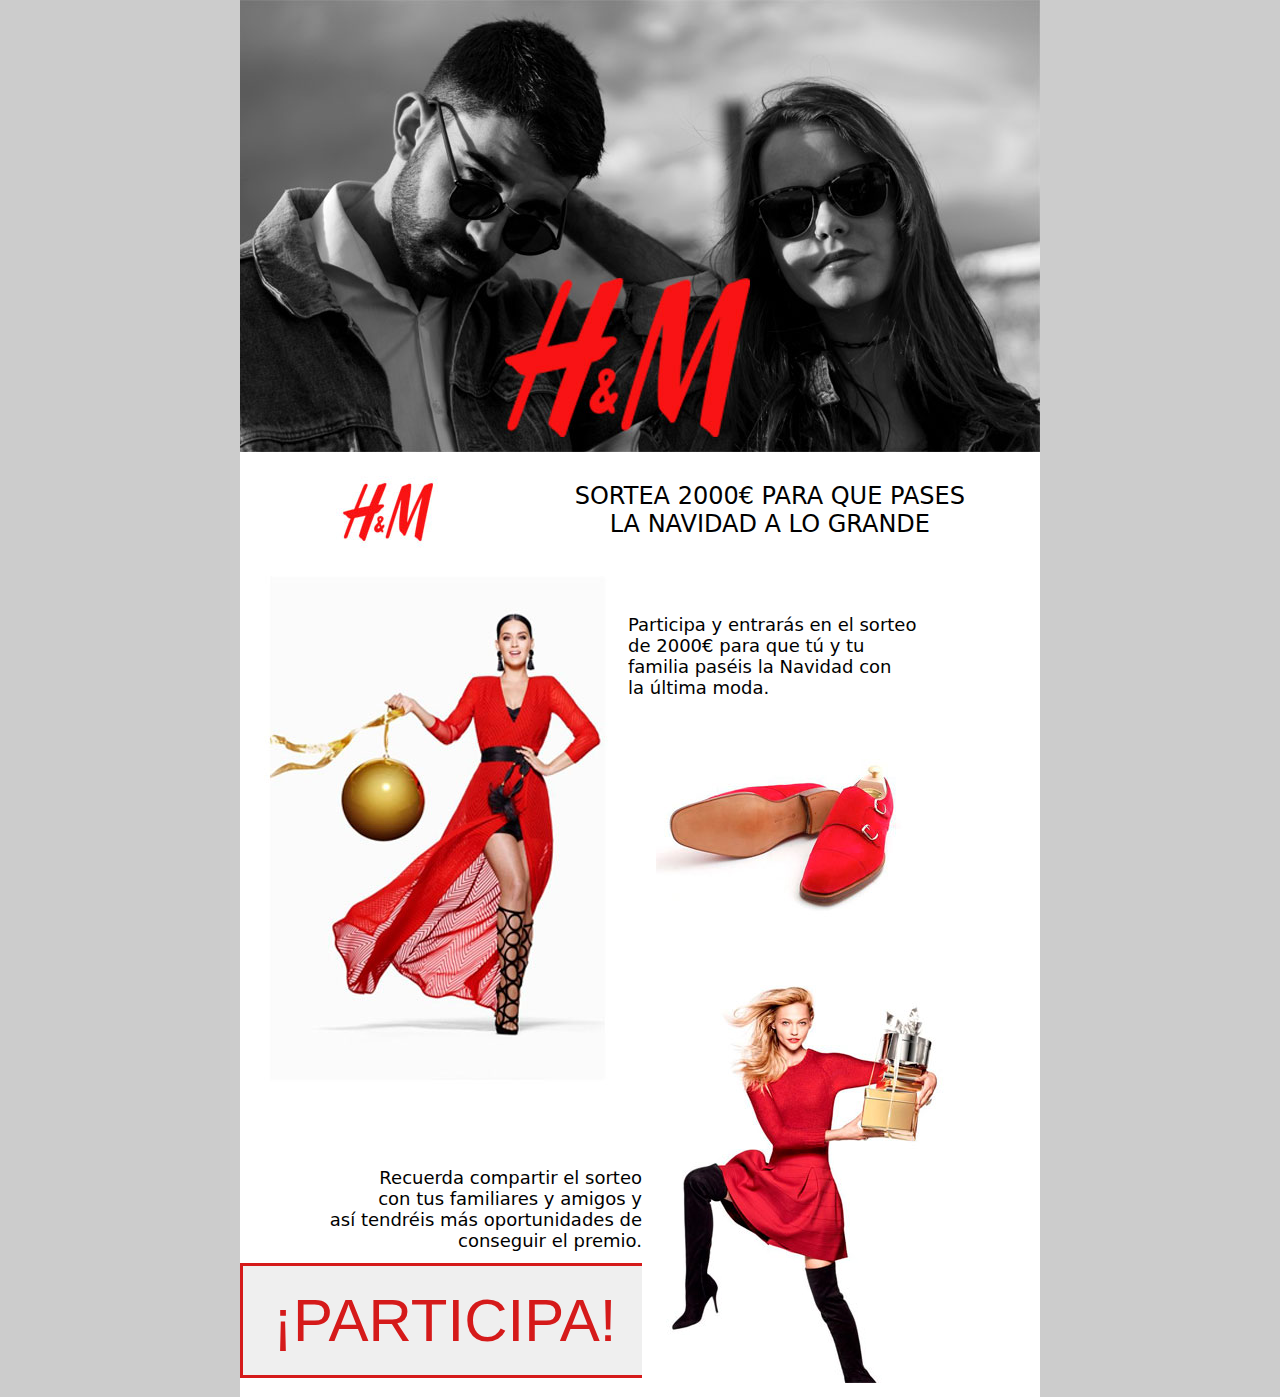
<file: index.html>
<!DOCTYPE html>
<html lang="en">
<head>
  <meta charset="UTF-8">
  <meta name="viewport" content="width=device-width, initial-scale=1.0">
  <meta http-equiv="X-UA-Compatible" content="ie=edge">
  <title>H&M</title>
</head>
<body style="background-color: #ccc; margin: 0; font-family: Segoe, 'Segoe UI', 'DejaVu Sans', 'Trebuchet MS', Verdana, 'sans-serif;'">

  <table style="background-color: white; border: none;" align="center" width="800" border="0" cellspacing="0" cellpadding="0">
    <tr>
      <td><img style="display: block; border: none;" src="img/images/realmail_01.jpg" alt=""></td>
    </tr>
    <tr>
      <td><img style="display: block; border: none;" src="img/images/realmail_02.jpg" alt=""></td>
    </tr>
    <tr>
      <td><a href="https://www2.hm.com/es_es/index.html" target='_blank'><img style="display: block; border: none;" src="img/images/realmail_03.jpg" alt=""></a></td>
    </tr>
    <tr>
      <td>
        <table width="100%" border="0" cellspacing="0" cellpadding="0">
          <tr>
            <td style="width: 198px;"><img style="display: block; border: none;" src="img/images/realmail_04.jpg" alt=""></td>
            <td style="width: 412px; text-align: center; font-size: 24px;">SORTEA 2000€ PARA QUE PASES<br>LA NAVIDAD A LO GRANDE</td>
          </tr>
        </table>
      </td>
    </tr>
    <tr>
      <td>
        <table width="100%" border="0" cellspacing="0" cellpadding="0">
          <tr>
            <td><img style="display: block; border: none;" src="img/images/realmail_06.jpg" alt=""></td>
            <td style="width: 412px; text-align: left; font-size: 18px;">Participa y entrarás en el sorteo<br>de 2000€ para que tú y tu<br>familia paséis la Navidad con<br>la última moda.</td>
          </tr>
        </table>
      </td>
    </tr>
    <tr>
      <td><img style="display: block; border: none;" src="img/images/realmail_08.jpg" alt=""></td>
    </tr>
    <tr>
      <td><img style="display: block; border: none;" src="img/images/realmail_09.jpg" alt=""></td>
    </tr>
    <tr>
      <td><img style="display: block; border: none;" src="img/images/realmail_10.jpg" alt=""></td>
    </tr>
    <tr>
      <td><img style="display: block; border: none;" src="img/images/realmail_11.jpg" alt=""></td>
    </tr>
    <tr>
      <td>
        <table width="100%" border="0" cellspacing="0" cellpadding="0">
          <tr>
            <td style="width: 412px; text-align: right; font-size: 18px;">Recuerda compartir el sorteo<br>con tus familiares y amigos y<br>así tendréis más oportunidades de<br>conseguir el premio.</td>
            <td><img style="display: block; border: none;" src="img/images/realmail_13.jpg" alt=""></td>
          </tr>
        </table>
      </td>
    </tr>
    <tr>
      <td>
        <table width="100%" border="0" cellspacing="0" cellpadding="0">
          <tr>
            <td style="width: 402px; display: block; border: none; text-align: right"><button style="border: 3px solid #d51a1a; padding: 20px 30px; color: #d51a1a; font-size: 60px; cursor: pointer;"><a style="text-decoration: none; color: #d51a1a;" href='landing/index.html' target='_blank'>¡PARTICIPA!</a></button></td>
            <td><img style="display: block; border: none;" src="img/images/realmail_15.jpg" alt=""></td>
          </tr>
        </table>
      </td>
    </tr>
  </table>

</body>
</html>
</file>
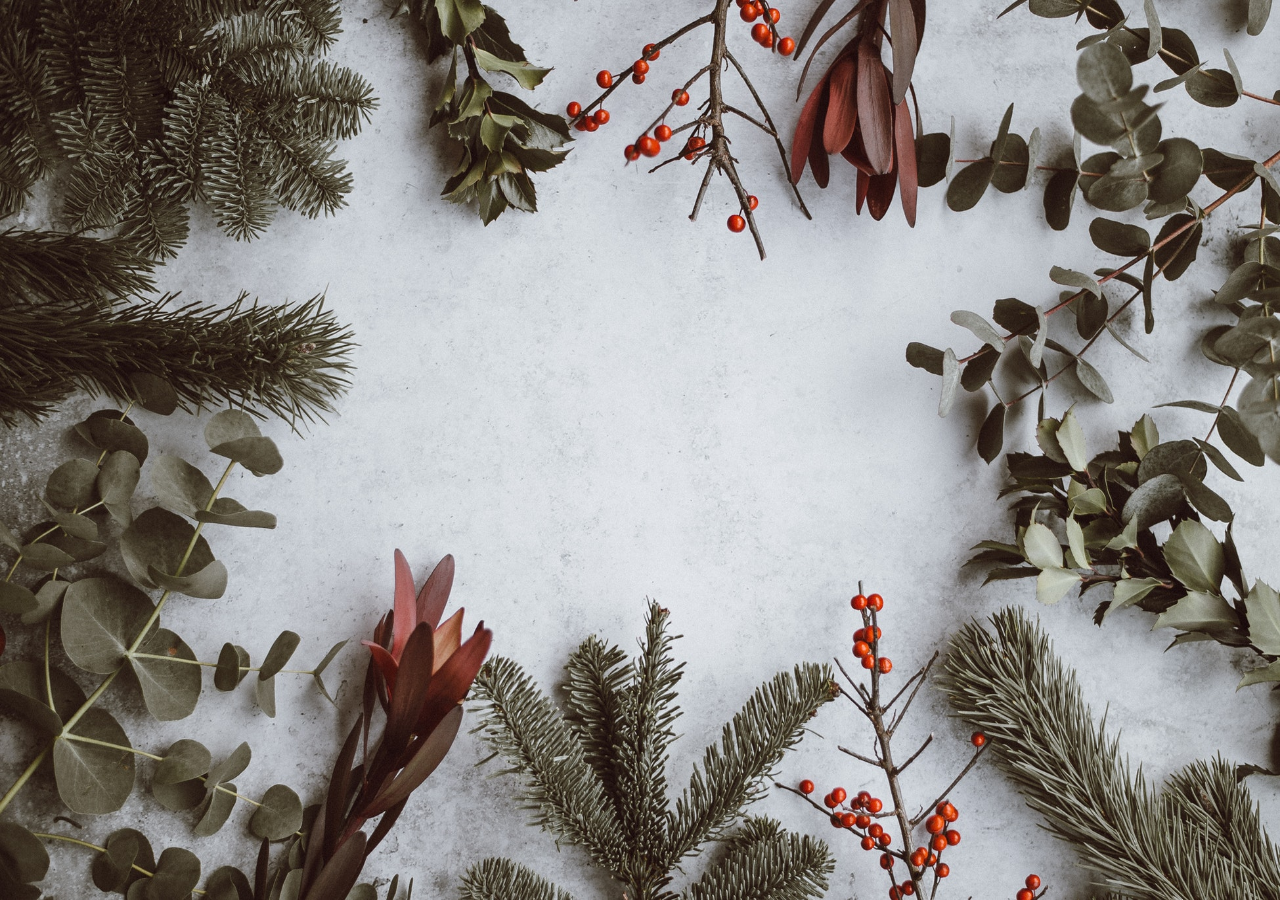
<file: gracias/index.html>
<!DOCTYPE html>
<html lang="en">
<head>
  <meta charset="UTF-8">
  <meta name="viewport" content="width=device-width, initial-scale=1.0">
  <meta http-equiv="X-UA-Compatible" content="ie=edge">
  <title>H&M | Thank you</title>
  <link rel="stylesheet" href="style.css">
  <link href="https://fonts.googleapis.com/css?family=Lato:300,400" rel="stylesheet">
</head>
<body>

  <div class="hero">
    <div class="top"></div>
    <div class="bottom">
      <h2>¡Gracias por participar!</h2>
    </div>
  </div>

  <img class='fondo' src="img/christmas.jpeg" alt="">
</body>
</html>
</file>
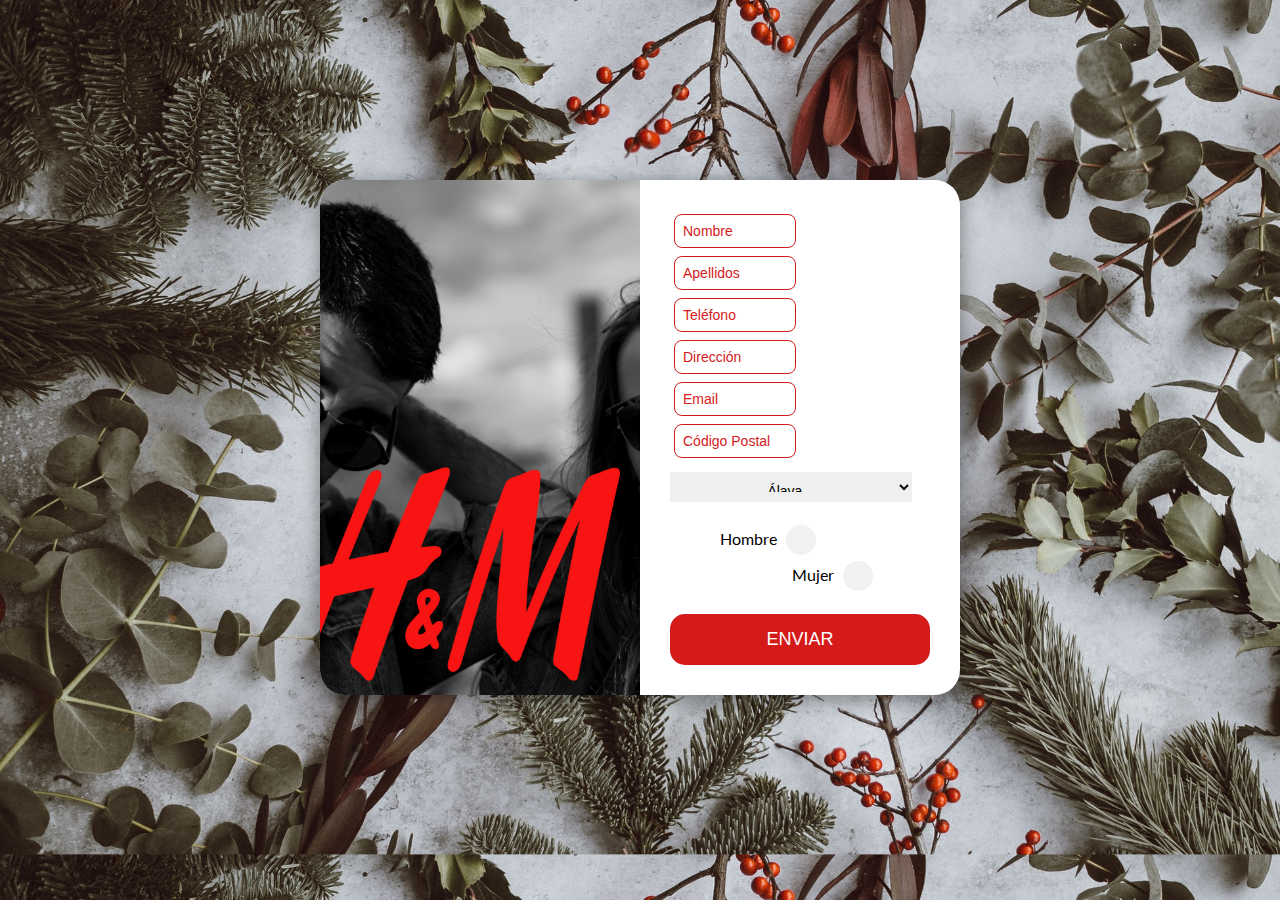
<file: landing/index.html>
<!DOCTYPE html>
<html lang="en">
<head>
  <meta charset="UTF-8">
  <meta name="viewport" content="width=device-width, initial-scale=1.0">
  <meta http-equiv="X-UA-Compatible" content="ie=edge">
  <title>H&M | Landing</title>
  <link rel="stylesheet" href="style.css">
  <link href="https://fonts.googleapis.com/css?family=Lato:300,400" rel="stylesheet">
</head>
<body>

  <main>
    <div class="left">
      <!-- <img class="image_top" src="img/ildemariahm.jpg" alt=""> -->
      <!-- <img class="image_bottom" src="img/adorno.jpeg" alt=""> -->
    </div>
    <form action="enviar.php" method='post'>
      <input type="text" name='nombre' id='nombre' placeholder='Nombre' required>
      <input type="text" name='apellidos' id='apellidos' placeholder='Apellidos' required>
      <input type="number" name='telefono' id='telefono' placeholder='Teléfono' required>
      <input type="text" name='direccion' id='direccion' placeholder='Dirección' required>
      <input type="email" name='email' id='email' placeholder='Email' required>
      <input type="number" name='postal' id='postal' placeholder='Código Postal' required>
      <select id="busqueda_provincia" name='provincias'>
        <option value='alava'>Álava</option>
        <option value='albacete'>Albacete</option>
        <option value='alicante'>Alicante/Alacant</option>
        <option value='almeria'>Almería</option>
        <option value='asturias'>Asturias</option>
        <option value='avila'>Ávila</option>
        <option value='badajoz'>Badajoz</option>
        <option value='barcelona'>Barcelona</option>
        <option value='burgos'>Burgos</option>
        <option value='caceres'>Cáceres</option>
        <option value='cadiz'>Cádiz</option>
        <option value='cantabria'>Cantabria</option>
        <option value='castellon'>Castellón/Castelló</option>
        <option value='ceuta'>Ceuta</option>
        <option value='ciudadreal'>Ciudad Real</option>
        <option value='cordoba'>Córdoba</option>
        <option value='cuenca'>Cuenca</option>
        <option value='girona'>Girona</option>
        <option value='laspalmas'>Las Palmas</option>
        <option value='granada'>Granada</option>
        <option value='guadalajara'>Guadalajara</option>
        <option value='guipuzcoa'>Guipúzcoa</option>
        <option value='huelva'>Huelva</option>
        <option value='huesca'>Huesca</option>
        <option value='illesbalears'>Illes Balears</option>
        <option value='jaen'>Jaén</option>
        <option value='acoruña'>A Coruña</option>
        <option value='larioja'>La Rioja</option>
        <option value='leon'>León</option>
        <option value='lleida'>Lleida</option>
        <option value='lugo'>Lugo</option>
        <option value='madrid'>Madrid</option>
        <option value='malaga'>Málaga</option>
        <option value='melilla'>Melilla</option>
        <option value='murcia'>Murcia</option>
        <option value='navarra'>Navarra</option>
        <option value='ourense'>Ourense</option>
        <option value='palencia'>Palencia</option>
        <option value='pontevedra'>Pontevedra</option>
        <option value='salamanca'>Salamanca</option>
        <option value='segovia'>Segovia</option>
        <option value='sevilla'>Sevilla</option>
        <option value='soria'>Soria</option>
        <option value='tarragona'>Tarragona</option>
        <option value='santacruztenerife'>Santa Cruz de Tenerife</option>
        <option value='teruel'>Teruel</option>
        <option value='toledo'>Toledo</option>
        <option value='valencia'>Valencia/Valéncia</option>
        <option value='valladolid'>Valladolid</option>
        <option value='vizcaya'>Vizcaya</option>
        <option value='zamora'>Zamora</option>
        <option value='zaragoza'>Zaragoza</option>
      </select>
      <div class="gender">
        <div class="man">
          Hombre <input class='form-radio' type="radio" name='genero' id='hombre' value='hombre'>
        </div>
        <div class="woman">
          Mujer <input class='form-radio' type="radio" name='genero' id='mujer' value='mujer'>
        </div>
        <div class="clear"></div>
      </div>
      <input type="submit" value='Enviar'>
    </form>
  </main>

</body>
</html>
</file>
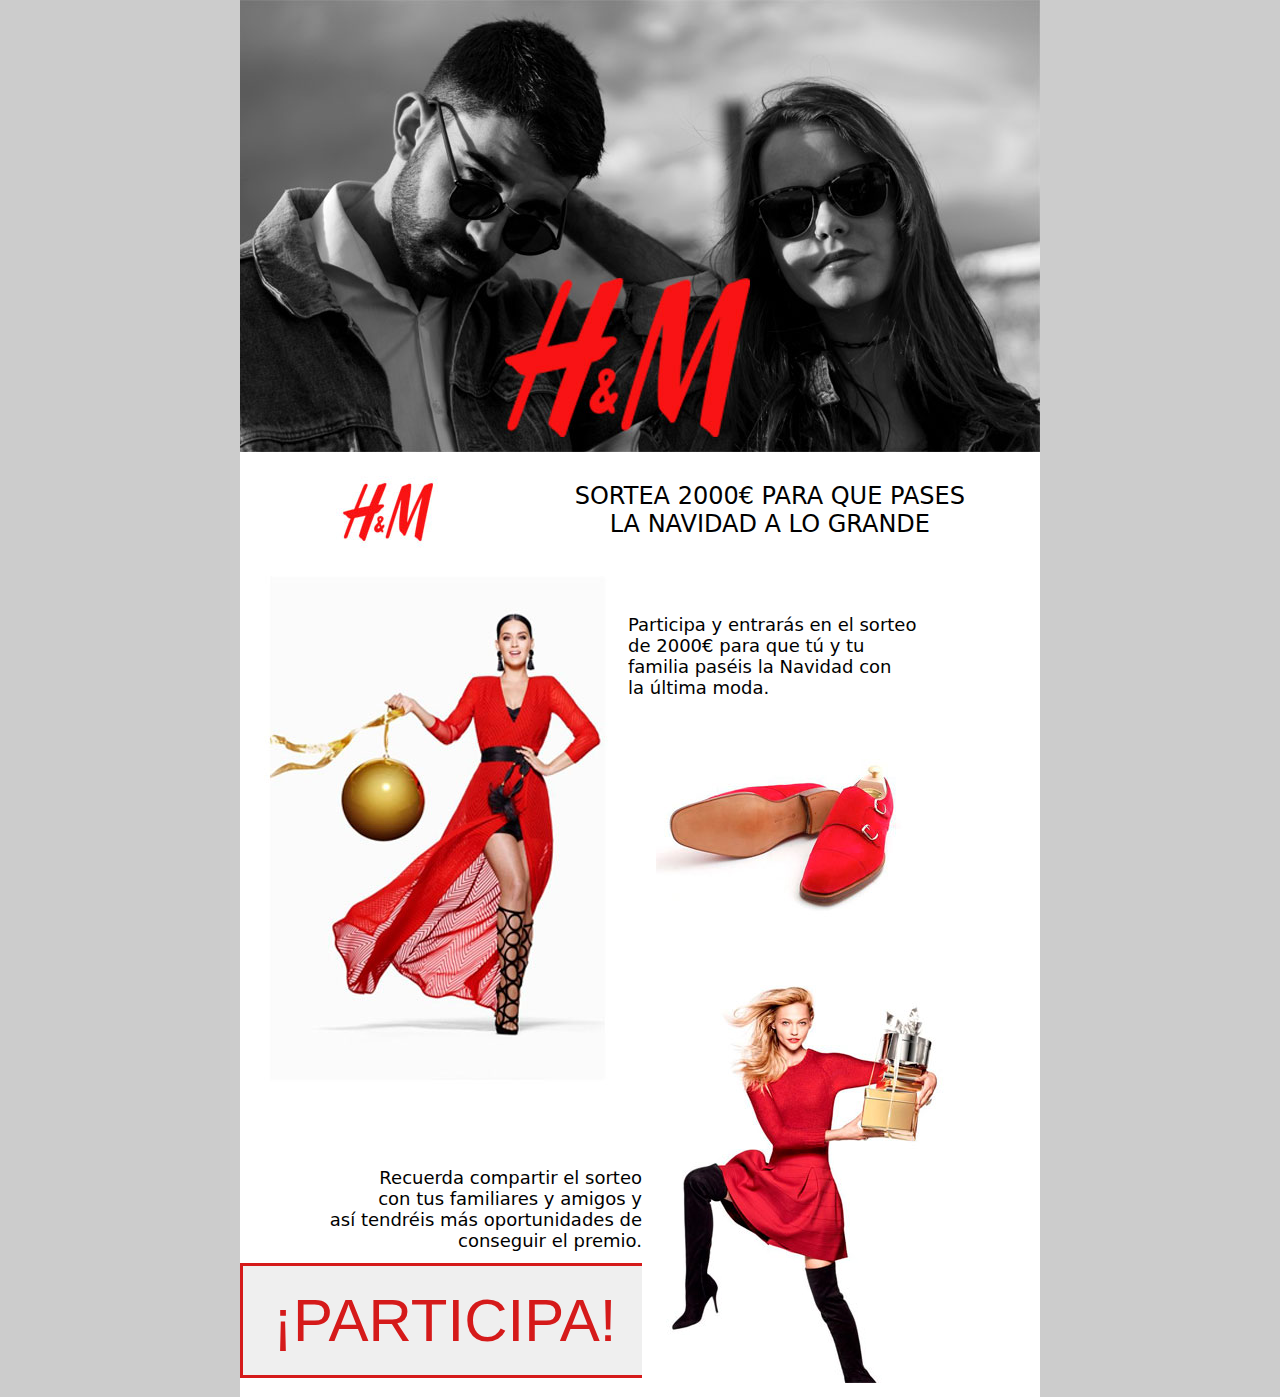
<file: mail/index.html>
<!DOCTYPE html>
<html lang="en">
<head>
  <meta charset="UTF-8">
  <meta name="viewport" content="width=device-width, initial-scale=1.0">
  <meta http-equiv="X-UA-Compatible" content="ie=edge">
  <title>H&M</title>
</head>
<body style="background-color: #ccc; margin: 0; font-family: Segoe, 'Segoe UI', 'DejaVu Sans', 'Trebuchet MS', Verdana, 'sans-serif;'">

  <table style="background-color: white; border: none;" align="center" width="800" border="0" cellspacing="0" cellpadding="0">
    <tr>
      <td><img style="display: block; border: none;" src="img/images/realmail_01.jpg" alt=""></td>
    </tr>
    <tr>
      <td><img style="display: block; border: none;" src="img/images/realmail_02.jpg" alt=""></td>
    </tr>
    <tr>
      <td><a href="https://www2.hm.com/es_es/index.html" target='_blank'><img style="display: block; border: none;" src="img/images/realmail_03.jpg" alt=""></a></td>
    </tr>
    <tr>
      <td>
        <table width="100%" border="0" cellspacing="0" cellpadding="0">
          <tr>
            <td style="width: 198px;"><img style="display: block; border: none;" src="img/images/realmail_04.jpg" alt=""></td>
            <td style="width: 412px; text-align: center; font-size: 24px;">SORTEA 2000€ PARA QUE PASES<br>LA NAVIDAD A LO GRANDE</td>
          </tr>
        </table>
      </td>
    </tr>
    <tr>
      <td>
        <table width="100%" border="0" cellspacing="0" cellpadding="0">
          <tr>
            <td><img style="display: block; border: none;" src="img/images/realmail_06.jpg" alt=""></td>
            <td style="width: 412px; text-align: left; font-size: 18px;">Participa y entrarás en el sorteo<br>de 2000€ para que tú y tu<br>familia paséis la Navidad con<br>la última moda.</td>
          </tr>
        </table>
      </td>
    </tr>
    <tr>
      <td><img style="display: block; border: none;" src="img/images/realmail_08.jpg" alt=""></td>
    </tr>
    <tr>
      <td><img style="display: block; border: none;" src="img/images/realmail_09.jpg" alt=""></td>
    </tr>
    <tr>
      <td><img style="display: block; border: none;" src="img/images/realmail_10.jpg" alt=""></td>
    </tr>
    <tr>
      <td><img style="display: block; border: none;" src="img/images/realmail_11.jpg" alt=""></td>
    </tr>
    <tr>
      <td>
        <table width="100%" border="0" cellspacing="0" cellpadding="0">
          <tr>
            <td style="width: 412px; text-align: right; font-size: 18px;">Recuerda compartir el sorteo<br>con tus familiares y amigos y<br>así tendréis más oportunidades de<br>conseguir el premio.</td>
            <td><img style="display: block; border: none;" src="img/images/realmail_13.jpg" alt=""></td>
          </tr>
        </table>
      </td>
    </tr>
    <tr>
      <td>
        <table width="100%" border="0" cellspacing="0" cellpadding="0">
          <tr>
            <td style="width: 402px; display: block; border: none; text-align: right"><button style="border: 3px solid #d51a1a; padding: 20px 30px; color: #d51a1a; font-size: 60px; cursor: pointer;"><a style="text-decoration: none; color: #d51a1a;" href='../landing/index.html' target='_blank'>¡PARTICIPA!</a></button></td>
            <td><img style="display: block; border: none;" src="img/images/realmail_15.jpg" alt=""></td>
          </tr>
        </table>
      </td>
    </tr>
  </table>

</body>
</html>
</file>
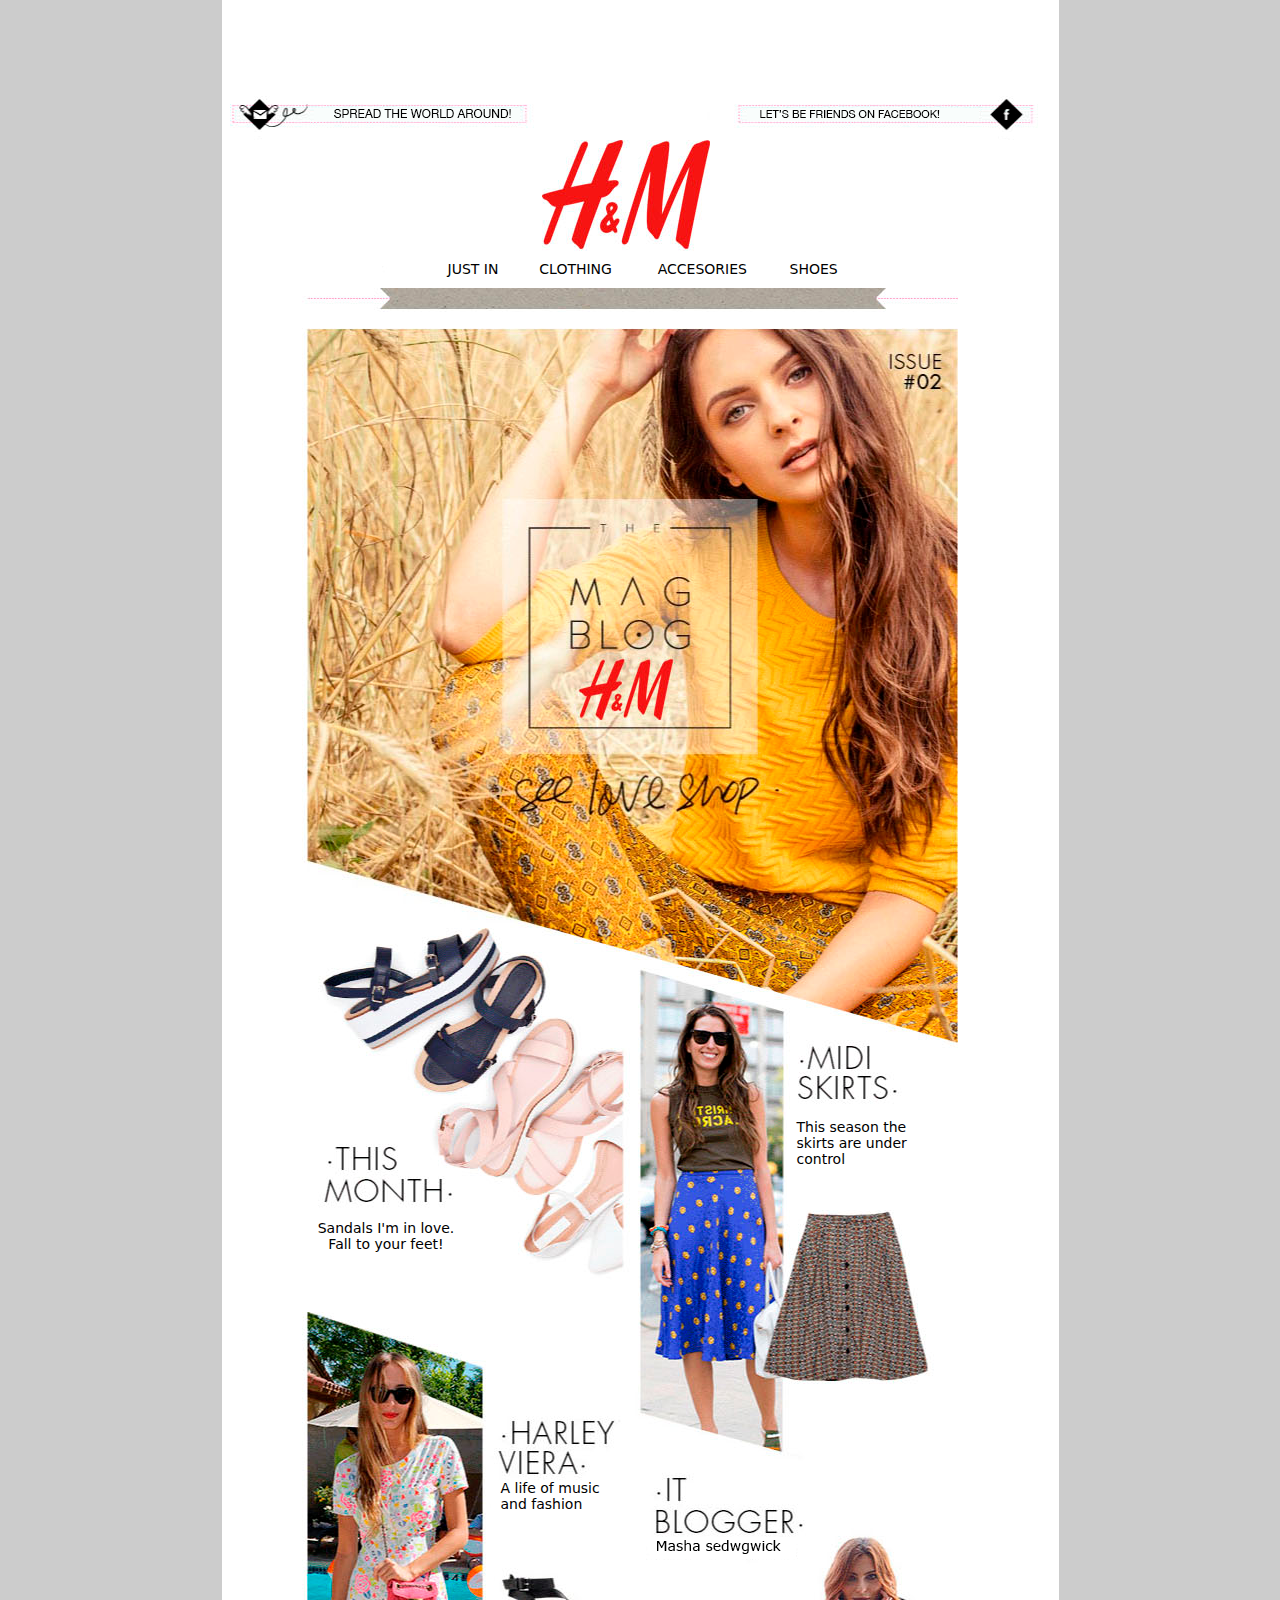
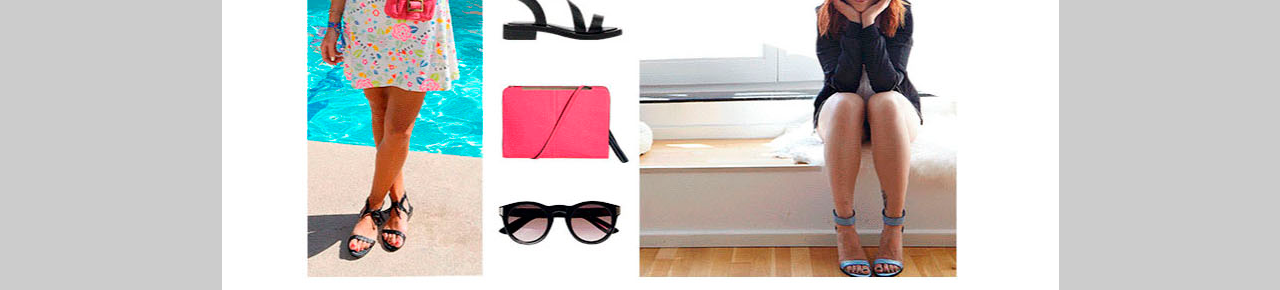
<file: pruebamail.html>
<!DOCTYPE html>
<html lang="en">
<head>
  <meta charset="UTF-8">
  <meta name="viewport" content="width=device-width, initial-scale=1.0">
  <meta http-equiv="X-UA-Compatible" content="ie=edge">
  <title>H&M</title>
</head>
<body style="background-color: #ccc; margin: 0; font-family: Segoe, 'Segoe UI', 'DejaVu Sans', 'Trebuchet MS', Verdana, 'sans-serif;'">
  <table style="background-color: white; border: none;" align="center" width="600" border="0" cellspacing="0" cellpadding="0">
    <tbody>
      <tr>
        <td>
          <img style="display: block; border: none;"  src="images/emailhm_01.png" alt="">
        </td>
      </tr>
      <tr>
        <td>
          <table width="100%" border="0" cellspacing="0" cellpadding="0">
            <tbody>
              <tr>
                <td><img src="images/emailhm_02.png" alt=""></td>
                <td><img src="images/emailhm_03.png" alt=""></td>
              </tr>
            </tbody>
          </table>
        </td>
      </tr>
      <tr>
        <td>
          <a href="https://www2.hm.com/es_es/index.html" target='_blank'><img style="display: block; border: none;"  src="images/emailhm_04.png" alt=""></a>
        </td>
      </tr>
      <tr>
        <td>
          <table  width="100%" border="0" cellspacing="0" cellpadding="0">
            <tbody>
              <tr>
                <td><img style="display: block; border: none;" src="images/emailhm_05.png" alt=""></td>
                <td style="font-size: 14px; text-align: center; padding: 10px;">JUST IN</td>
                <td style="font-size: 14px; text-align: center; padding: 10px;">CLOTHING</td>
                <td style="font-size: 14px; text-align: center; padding: 10px;">ACCESORIES</td>
                <td style="font-size: 14px; text-align: center; padding: 10px;">SHOES</td>
                <td><img style="display: block; border: none;" src="images/emailhm_10.png" alt=""></td>
              </tr>
            </tbody>
          </table>
        </td>
      </tr>
      <tr>
        <td><img style="display: block; border: none;" src="images/emailhm_11.png" alt=""></td>
      </tr>
      <tr>
        <td>
          <img style="display: block; border: none;" src="images/emailhm_12.png" alt="">
        </td>
      </tr>
      <tr>
        <td>
          <img style="display: block; border: none;" src="images/emailhm_13.png" alt="">
        </td>
      </tr>
      <tr>
        <td>
          <img src="images/emailhm_14.png" style="display: block; border: none;" alt="">
        </td>
      </tr>
      <tr>
        <td>
          <img src="images/emailhm_15.png" style="display: block; border: none;" alt="">
        </td>
      </tr>
      <tr>
        <td>
          <table width="100%" border="0" cellspacing="0" cellpadding="0">
            <tr>
              <td><img style="display: block; border: none; margin: none;" src="images/emailhm_16.png" alt=""></td>
              <td><img style="display: block; border: none; margin: none;" src="images/emailhm_17.png" alt=""></td>
              <!-- <td style="font-size: 18px; text-align: left; padding: 10px;">MIDI<br>SKIRTS</td> -->
            </tr>
          </table>
        </td>
      </tr>
      <tr>
        <td>
          <table width="100%" border="0" cellspacing="0" cellpadding="0">
            <tr>
              <td>
                <img style="display: block; border: none;" src="images/emailhm_18.png" alt="">
              </td>
              <td style="font-size: 14px; text-align: left; padding: 10px; width: 272px; vertical-align: top;">
                <!-- <img style="display: block; border: none;" src="images/emailhm_19.png" alt=""> -->
                This season the<br>skirts are under<br>control
              </td>
            </tr>
          </table>
        </td>
      </tr>
      <tr>
        <td>
          <table width="100%" border="0" cellspacing="0" cellpadding="0">
            <tr>
              <td style="width: 269px; font-size: 14px; text-align: center; padding: 10px 10px 10px 70px; vertical-align: top;">Sandals I'm in love.<br>Fall to your feet!</td>
              <td><img style="display: block; border: none;" src="images/emailhm_21.png" alt=""></td>
            </tr>
          </table>
        </td>
      </tr>
      <tr>
        <td><img style="display: block; border: none;"  src="images/emailhm_22.png" alt=""></td>
      </tr>
      <tr>
        <td>
          <table width="100%" border="0" cellspacing="0" cellpadding="0">
            <tr>
              <td><img style="display: block; border: none;"  src="images/emailhm_23.png" alt=""></td> <!-- 3 de estos tocan -->
              <td><img style="display: block; border: none;"  src="images/emailhm_24.png" alt=""></td> <!-- 3 de estos tocan -->
              <td><img style="display: block; border: none;"  src="images/emailhm_25.png" alt=""></td> <!-- 3 de estos tocan -->
            </tr>
          </table>
        </td>
      </tr>
      <tr>
        <td>
          <table width="100%" border="0" cellspacing="0" cellpadding="0">
            <tr>
              <td><img style="display: block; border: none;" src="images/emailhm_26.png" alt=""></td>
              <td style="font-size: 14px; text-align: left; padding: 0px 10px; width: 150px; vertical-align: top;">A life of music<br>and fashion</td>
              <td><img style="display: block; border: none;" src="images/emailhm_28.png" alt=""></td>
              <td><img style="display: block; border: none;" src="images/emailhm_29.png" alt=""></td>
            </tr>
          </table>
        </td>
      </tr>
      <tr>
        <td><img style="display: block; border: none;" src="images/emailhm_30.png" alt=""></td>
      </tr>
      <tr>
        <td><img style="display: block; border: none;" src="images/emailhm_31.png" alt=""></td>
      </tr>
      <tr>
        <td><img style="display: block; border: none;" src="images/emailhm_32.jpg" alt=""></td>
      </tr>
    </tbody>
  </table>

</body>
</html>
</file>
<file: gracias/style.css>
body {
  margin: 0;
}

.hero {
  width: 70%;
  height: 300px;
  margin: auto;
  background-color: white;
  border-radius: 50px;
  overflow: hidden;
  position: absolute;
  top: 0;
  left: 0;
  right: 0;
  z-index: 500;
  opacity: 0;
  box-shadow: 0px 4px 20px 1px rgba(0, 0, 0, .4);
  animation: heroAnim 2s ease-in-out forwards;
}

.top {
  background-image: url(img/ildemariahm.jpg);
  background-size: cover;
  background-position: bottom;
  height: 300px;
  /* position: absolute; */
  top: 0;
  left: 0;
  z-index: 500;
}

.bottom {
  background-color: #eee;
  height: 100%;
  position: absolute;
  top: 0;
  left: 0;
  width: 100%;
  z-index: -1;
  display: flex;
}

.bottom h2 {
  color: #d51a1a;
  position: absolute;
  bottom: 130px;
  font-size: 60px;
  font-family: 'Lato', sans-serif;
  right: 0;
  left: 0;
  margin: auto;
  text-align: center;
}

.fondo {
  width: 100%;
  height: 100vh;
  position: absolute;
  z-index: -100;
}

@keyframes fadeIn {
  100% {
    opacity: 1;
  }
}

@keyframes heroAnim {
  50% {
    opacity: 1;
    top: 10%;
    height: 300px;
  }

  100% {
    height: 600px;
    opacity: 1;
    top: 10%;
  }
}
</file>
<file: landing/style.css>
body {
  background-color: #ccc;
  font-family: 'Lato', sans-serif;
  background-image: url(img/christmas.jpeg);
  background-size: cover;
}

.clear,
.clear::after,
.clear::before {
  clear: both;
}

main {
  width: 50%;
  position: absolute;
  right: 0;
  left: 0;
  margin: auto;
  top: 20%;
  background-color: white;
  /* border: 1px solid rgba(0, 0, 0, .7); */
  border-radius: 25px;
  display: flex;
  box-shadow: 0px 4px 20px 1px rgba(0, 0, 0, .4);
}

main form {
  width: 50%;
  float: right;
  padding: 30px;
  box-sizing: border-box;
}

main form input[type='text'],
main form input[type='number'],
main form input[type='email'] {
  width: 40%;
  padding: 8px;
  margin: 4px;
  border-radius: 8px;
  border: 1px solid #d51a1a;
  font-size: 14px;
}

main form input[type='text']::placeholder,
main form input[type='number']::placeholder,
main form input[type='email']::placeholder {
  color: #d51a1a;
}

main form input[type='text']:active,
main form input[type='text']:focus,
main form input[type='number']:active,
main form input[type='number']:focus,
main form input[type='email']:active,
main form input[type='email']:focus,
select, input[type="color" i][list]:focus,
select, input[type="color" i][list]:active {
  outline: none;
}

select, input[type="color" i][list] {
  border: none;
  padding: 10px;
  height: 30px;
  font-size: 14px;
  width: 93%;
  text-align: center;
  margin: 10px auto;
}

/* ================ */

.form-radio
{
     -webkit-appearance: none;
     -moz-appearance: none;
     appearance: none;
     display: inline-block;
     position: relative;
     background-color: #f1f1f1;
     color: #d51a1a;
     top: 10px;
     height: 30px;
     width: 30px;
     border: 0;
     border-radius: 50px;
     cursor: pointer;
     margin-right: 7px;
     outline: none;
}
.form-radio:checked::before
{
     position: absolute;
     font: 13px/1 'Open Sans', sans-serif;
     left: 11px;
     top: 7px;
     content: '\02143';
     transform: rotate(40deg);
}
.form-radio:hover
{
     background-color: #f7f7f7;
}
.form-radio:checked
{
     background-color: #f1f1f1;
}
label
{
     font: 300 16px/1.7 'Open Sans', sans-serif;
     color: #666;
     cursor: pointer;
}

.gender {
  padding: 0 50px;
  margin-bottom: 30px;
}

.man {
  float: left;
}

.woman {
  float: right;
}

input[type='submit'] {
  width: 100%;
  background-color: #d51a1a;
  padding: 15px;
  box-sizing: border-box;
  border: none;
  color: white;
  font-size: 18px;
  text-transform: uppercase;
  border-radius: 15px;
  cursor: pointer;
}

input[type='submit']:hover {
  background-color: #d24a4a;
}

input[type='submit']:active,
input[type='submit']:focus {
  outline: none;
}

main .left {
  width: 50%;
  float: left;
  height: auto;
  overflow: hidden;
  background-image: url(img/ildemariahm.jpg);
  background-size: cover;
  background-position: center bottom;
  border-top-left-radius: 25px;
  border-bottom-left-radius: 25px;
}

.image_top {
  width: 100%;
  height: auto;
  border-top-left-radius: 25px;
  z-index: 500;
}

.image_bottom {
  width: 100%;
  height: auto;
  border-bottom-left-radius: 25px;
  position: absolute;
  top: 119px;
  left: 0;
}
</file>
